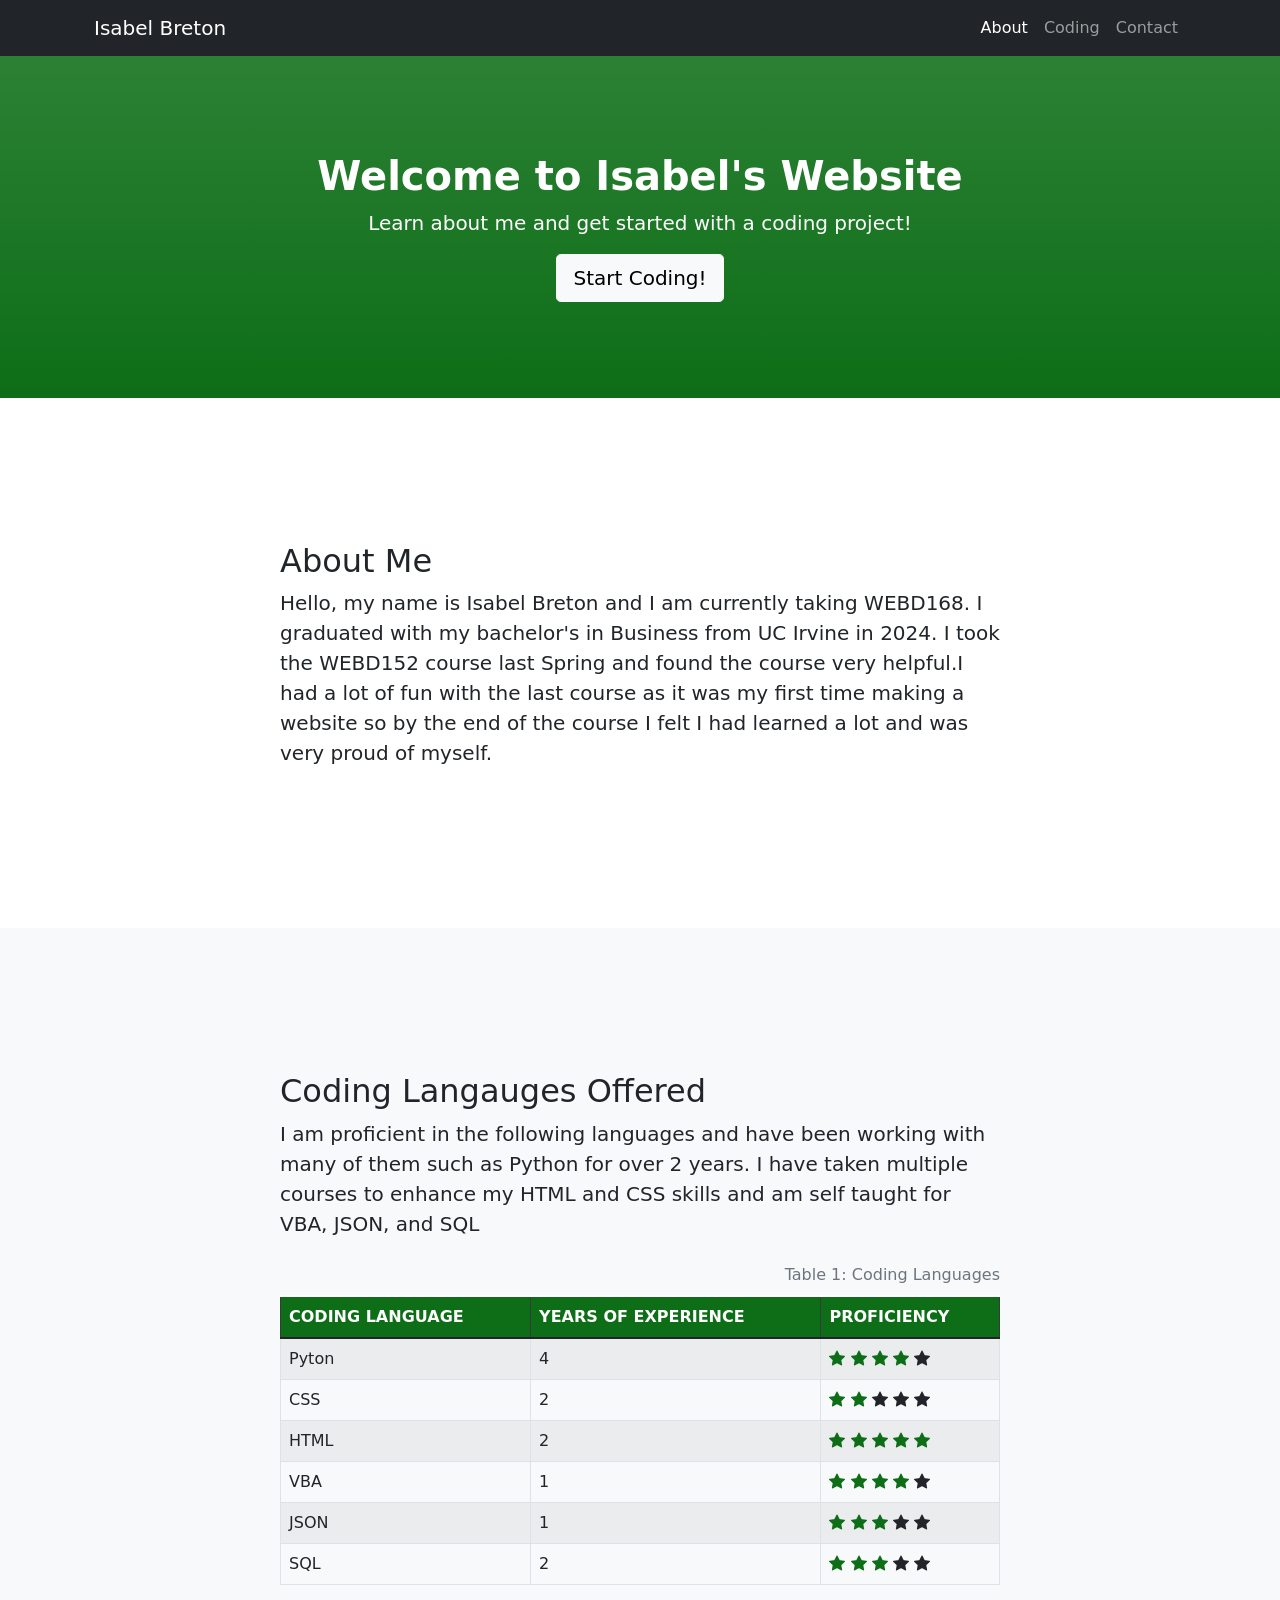
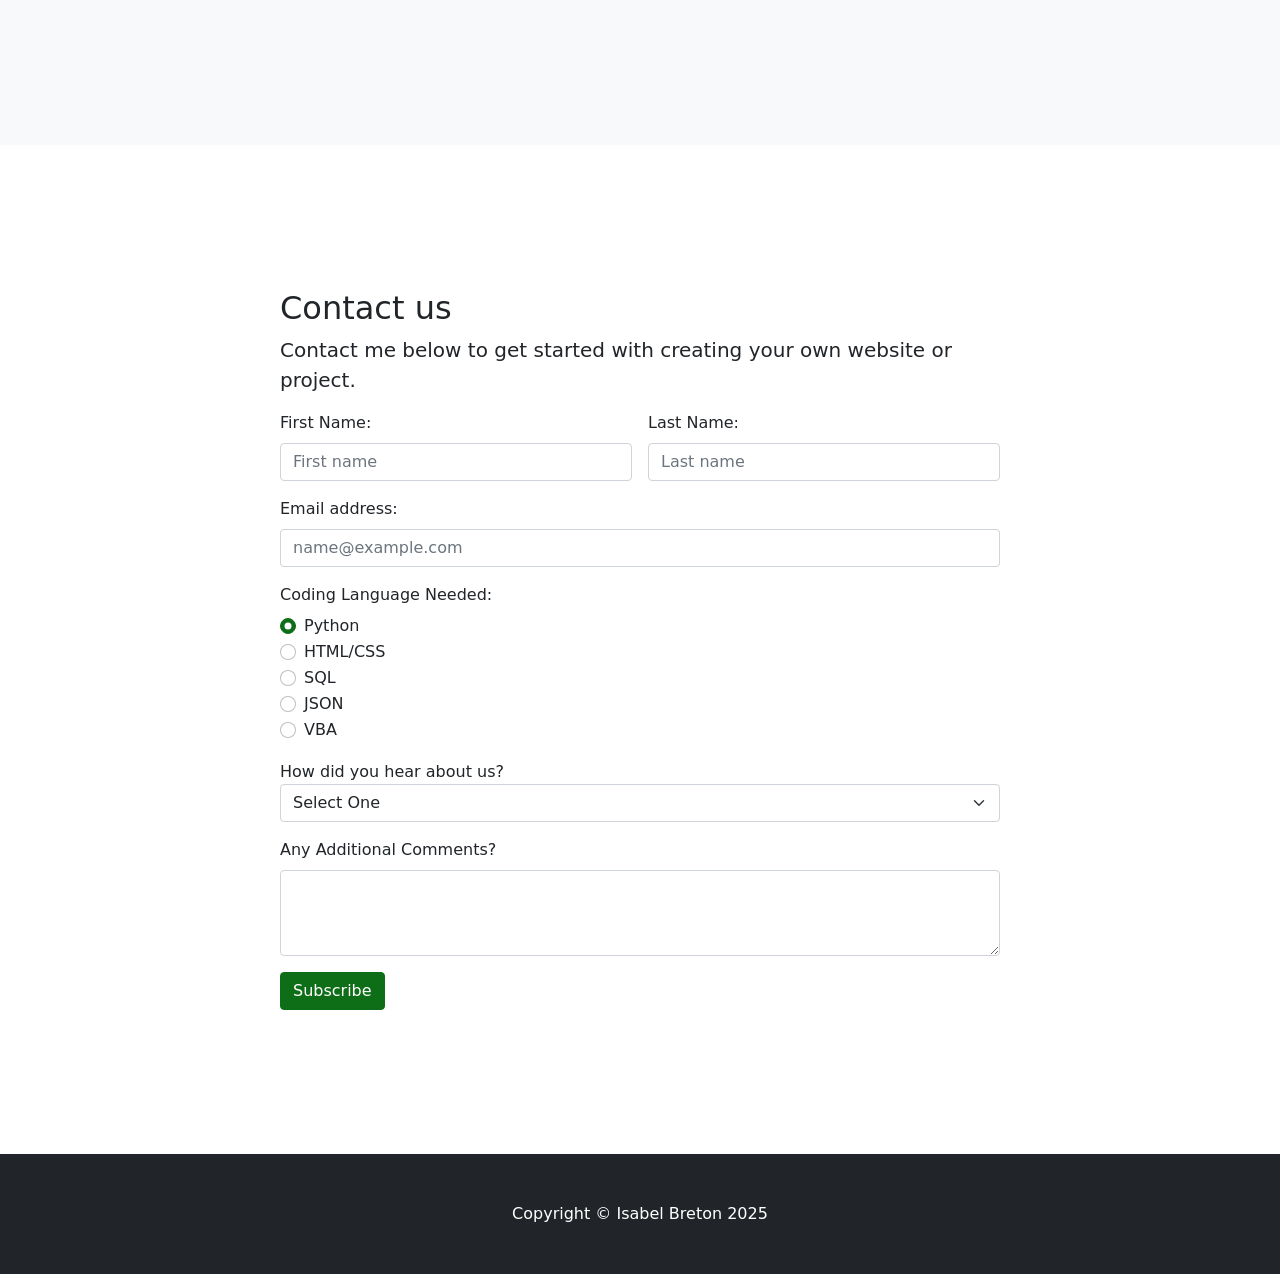
<file: bootstrap-part2/index.html>
<!DOCTYPE html>
<html lang="en">
  <head>
    <meta charset="utf-8" />
    <meta
      name="viewport"
      content="width=device-width, initial-scale=1, shrink-to-fit=no"
    />
    <meta name="description" content="" />
    <!-- Update this content-->
    <meta name="author" content="" />
    <!-- Update this content-->
    <title>Isabel Breton Coding</title>
    <link rel="icon" type="image/x-icon" href="assets/favicon.ico" />
    <!-- Core theme CSS (includes Bootstrap)-->
    <link href="css/styles.css" rel="stylesheet" />
    <link rel="stylesheet" href="css/custom.css" />
    <!-- Bootstrap Icons CSS -->
    <link
      rel="stylesheet"
      href="https://cdn.jsdelivr.net/npm/bootstrap-icons@1.13.1/font/bootstrap-icons.min.css"
    />
  </head>

  <body id="page-top">
    <!-- Navigation-->
    <nav
      class="navbar navbar-expand-lg navbar-dark bg-dark fixed-top"
      id="mainNav"
    >
      <div class="container px-4">
        <a class="navbar-brand" href="#page-top">Isabel Breton</a>
        <button
          class="navbar-toggler"
          type="button"
          data-bs-toggle="collapse"
          data-bs-target="#navbarResponsive"
          aria-controls="navbarResponsive"
          aria-expanded="false"
          aria-label="Toggle navigation"
        >
          <span class="navbar-toggler-icon"></span>
        </button>
        <div class="collapse navbar-collapse" id="navbarResponsive">
          <ul class="navbar-nav ms-auto">
            <li class="nav-item">
              <a class="nav-link" href="#about">About</a>
            </li>
            <li class="nav-item">
              <a class="nav-link" href="#coding">Coding</a>
            </li>
            <li class="nav-item">
              <a class="nav-link" href="#contact">Contact</a>
            </li>
          </ul>
        </div>
      </div>
    </nav>
    <!-- Header-->
    <header class="bg-primary bg-gradient text-white">
      <div class="container px-4 text-center">
        <h1 class="fw-bolder">Welcome to Isabel's Website</h1>
        <p class="lead">
          Learn about me and get started with a coding project!
        </p>
        <a class="btn btn-lg btn-light" href="#about">Start Coding!</a>
      </div>
    </header>
    <!-- About section-->
    <section id="about">
      <div class="container px-4">
        <div class="row gx-4 justify-content-center">
          <div class="col-lg-8">
            <h2>About Me</h2>
            <p class="lead">
              Hello, my name is Isabel Breton and I am currently taking WEBD168.
              I graduated with my bachelor's in Business from UC Irvine in 2024.
              I took the WEBD152 course last Spring and found the course very
              helpful.I had a lot of fun with the last course as it was my first
              time making a website so by the end of the course I felt I had
              learned a lot and was very proud of myself.
            </p>
          </div>
        </div>
      </div>
    </section>
    <!-- Products section-->
    <section class="bg-light" id="coding">
      <div class="container px-4">
        <div class="row gx-4 justify-content-center">
          <div class="col-lg-8">
            <h2>Coding Langauges Offered</h2>
            <p class="lead">
              I am proficient in the following languages and have been working
              with many of them such as Python for over 2 years. I have taken
              multiple courses to enhance my HTML and CSS skills and am self
              taught for VBA, JSON, and SQL
            </p>
          </div>
        </div>
      </div>
      <div class="container px-4">
        <div class="row gx-4 justify-content-center">
          <div class="col-lg-8">
            <table
              class="table table-responsive inventory table-striped table-bordered"
            >
              <caption class="text-end">
                Table 1: Coding Languages
              </caption>
              <thead class="text-uppercase table-dark">
                <tr>
                  <th scope="col">Coding Language</th>
                  <th scope="col">Years of Experience</th>
                  <th scope="col">Proficiency</th>
                </tr>
              </thead>
              <tbody>
                <tr>
                  <td>Pyton</td>
                  <td>4</td>
                  <td class="rating">
                    <i class="bi bi-star-fill text-primary"></i>
                    <i class="bi bi-star-fill text-primary"></i>
                    <i class="bi bi-star-fill text-primary"></i>
                    <i class="bi bi-star-fill text-primary"></i>
                    <i class="bi bi-star-fill"></i>
                  </td>
                </tr>
                <tr>
                  <td>CSS</td>
                  <td>2</td>
                  <td class="rating">
                    <i class="bi bi-star-fill text-primary"></i>
                    <i class="bi bi-star-fill text-primary"></i>
                    <i class="bi bi-star-fill"></i>
                    <i class="bi bi-star-fill"></i>
                    <i class="bi bi-star-fill"></i>
                  </td>
                </tr>
                <tr>
                  <td>HTML</td>
                  <td>2</td>
                  <td class="rating">
                    <i class="bi bi-star-fill text-primary"></i>
                    <i class="bi bi-star-fill text-primary"></i>
                    <i class="bi bi-star-fill text-primary"></i>
                    <i class="bi bi-star-fill text-primary"></i>
                    <i class="bi bi-star-fill text-primary"></i>
                  </td>
                </tr>
                <tr>
                  <td>VBA</td>
                  <td>1</td>
                  <td class="rating">
                    <i class="bi bi-star-fill text-primary"></i>
                    <i class="bi bi-star-fill text-primary"></i>
                    <i class="bi bi-star-fill text-primary"></i>
                    <i class="bi bi-star-fill text-primary"></i>
                    <i class="bi bi-star-fill"></i>
                  </td>
                </tr>
                <tr>
                  <td>JSON</td>
                  <td>1</td>
                  <td class="rating">
                    <i class="bi bi-star-fill text-primary"></i>
                    <i class="bi bi-star-fill text-primary"></i>
                    <i class="bi bi-star-fill text-primary"></i>
                    <i class="bi bi-star-fill"></i>
                    <i class="bi bi-star-fill"></i>
                  </td>
                </tr>
                <tr>
                  <td>SQL</td>
                  <td>2</td>
                  <td class="rating">
                    <i class="bi bi-star-fill text-primary"></i>
                    <i class="bi bi-star-fill text-primary"></i>
                    <i class="bi bi-star-fill text-primary"></i>
                    <i class="bi bi-star-fill"></i>
                    <i class="bi bi-star-fill"></i>
                  </td>
                </tr>
              </tbody>
            </table>
          </div>
        </div>
      </div>
    </section>
    <!-- Contact section-->
    <section id="contact">
      <div class="container px-4">
        <div class="row gx-4 justify-content-center">
          <div class="col-lg-8">
            <h2>Contact us</h2>
            <p class="lead">
              Contact me below to get started with creating your own website or
              project.
            </p>
          </div>
        </div>
      </div>
      <div class="container px-4">
        <div class="row gx-4 justify-content-center">
          <div class="col-lg-8">
            <form name="subform" method="post" action="submit.html">
              <div class="row g-3 mb-3">
                <div class="col-sm-6">
                  <label for="fname" class="form-label">First Name:</label>
                  <input
                    type="text"
                    class="form-control"
                    placeholder="First name"
                    id="fname"
                  />
                </div>
                <div class="col-sm-6">
                  <label for="lname" class="form-label">Last Name:</label>
                  <input
                    type="text"
                    class="form-control"
                    placeholder="Last name"
                    id="lname"
                  />
                </div>
              </div>

              <div class="mb-3">
                <label for="email" class="form-label">Email address:</label>
                <input
                  type="email"
                  class="form-control"
                  id="email"
                  placeholder="name@example.com"
                />
              </div>
              <fieldset class="row mb-3">
                <legend class="col-form-label col-sm-6 pt-0">
                  Coding Language Needed:
                </legend>
                <div class="col-sm-10">
                  <div class="form-check">
                    <input
                      class="form-check-input"
                      type="radio"
                      name="radios"
                      id="radio1"
                      value="Pyton"
                      checked
                    />
                    <label class="form-check-label" for="radio1">
                      Python
                    </label>
                  </div>
                  <div class="form-check">
                    <input
                      class="form-check-input"
                      type="radio"
                      name="radios"
                      id="radio2"
                      value="HTML/CSS"
                    />
                    <label class="form-check-label" for="radio2">
                      HTML/CSS
                    </label>
                  </div>
                  <div class="form-check">
                    <input
                      class="form-check-input"
                      type="radio"
                      name="radios"
                      id="radio3"
                      value="SQL"
                    />
                    <label class="form-check-label" for="radio3"> SQL </label>
                  </div>
                  <div class="form-check">
                    <input
                      class="form-check-input"
                      type="radio"
                      name="radios"
                      id="radio4"
                      value="JSON"
                    />
                    <label class="form-check-label" for="radio4"> JSON </label>
                  </div>
                  <div class="form-check">
                    <input
                      class="form-check-input"
                      type="radio"
                      name="radios"
                      id="radio5"
                      value="VBA"
                    />
                    <label class="form-check-label" for="radio5"> VBA </label>
                  </div>
                </div>
              </fieldset>

              <div class="mb-3">
                <label> How did you hear about us? </label>
                <select class="form-select" aria-label="Default select example">
                  <option selected>Select One</option>
                  <option value="1">Friend</option>
                  <option value="2">Instagram</option>
                  <option value="3">Facebook</option>
                  <option value="4">Twitter</option>
                </select>
              </div>

              <div class="mb-3">
                <label for="comments" class="form-label"
                  >Any Additional Comments?</label
                >
                <textarea
                  class="form-control"
                  id="comments"
                  rows="3"
                ></textarea>
              </div>

              <button type="submit" class="btn btn-primary">Subscribe</button>
            </form>
          </div>
        </div>
      </div>
    </section>
    <!-- Footer-->
    <footer class="py-5 bg-dark">
      <div class="container px-4">
        <p class="m-0 text-center text-white">
          Copyright &copy; Isabel Breton 2025
        </p>
      </div>
    </footer>
    <!-- Bootstrap core JS-->
    <script src="https://cdn.jsdelivr.net/npm/bootstrap@5.1.3/dist/js/bootstrap.bundle.min.js"></script>
    <!-- Core theme JS-->
    <script src="js/scripts.js"></script>
  </body>
</html>
</file>
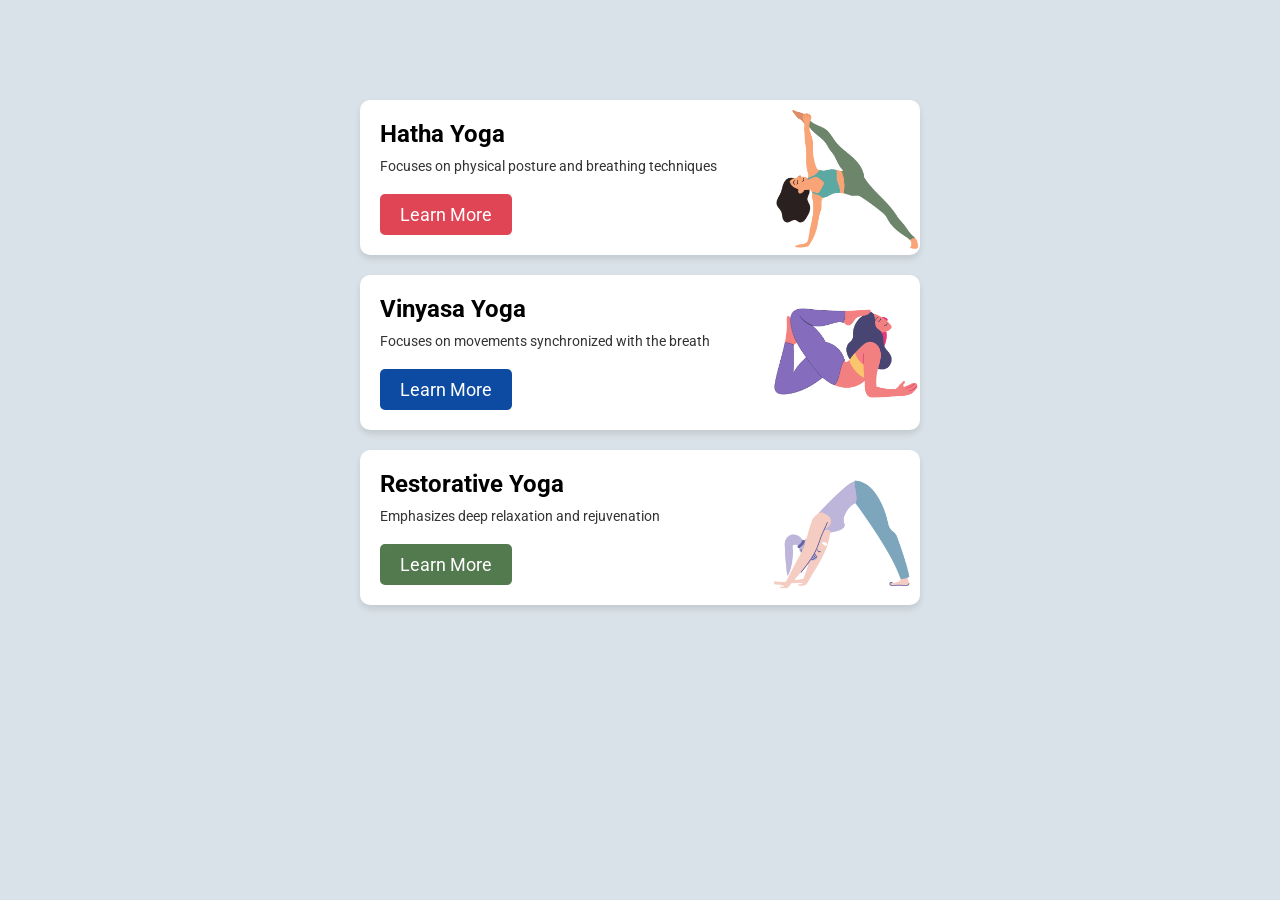
<file: lesson03/index.html>
<!DOCTYPE html>
<html lang="en">
  <head>
    <meta charset="UTF-8" />
    <meta name="viewport" content="width=device-width, initial-scale=1.0" />
    <title>Document</title>
    <link rel="preconnect" href="https://fonts.googleapis.com" />
    <link rel="preconnect" href="https://fonts.gstatic.com" crossorigin />
    <link
      href="https://fonts.googleapis.com/css2?family=Roboto:ital,wght@400;500;700;&display=swap"
      rel="stylesheet"
    />
    <link rel="stylesheet" href="styles.css" />
  </head>
  <body>
    <div class="container">
      <div class="card">
        <h2>Hatha Yoga</h2>
        <p>Focuses on physical posture and breathing techniques</p>
        <a href="#">Learn More</a>
      </div>
      <div class="card">
        <h2>Vinyasa Yoga</h2>
        <p>Focuses on movements synchronized with the breath</p>
        <a href="#">Learn More</a>
      </div>
      <div class="card">
        <h2>Restorative Yoga</h2>
        <p>Emphasizes deep relaxation and rejuvenation</p>
        <a href="#">Learn More</a>
      </div>
    </div>
  </body>
</html>
</file>
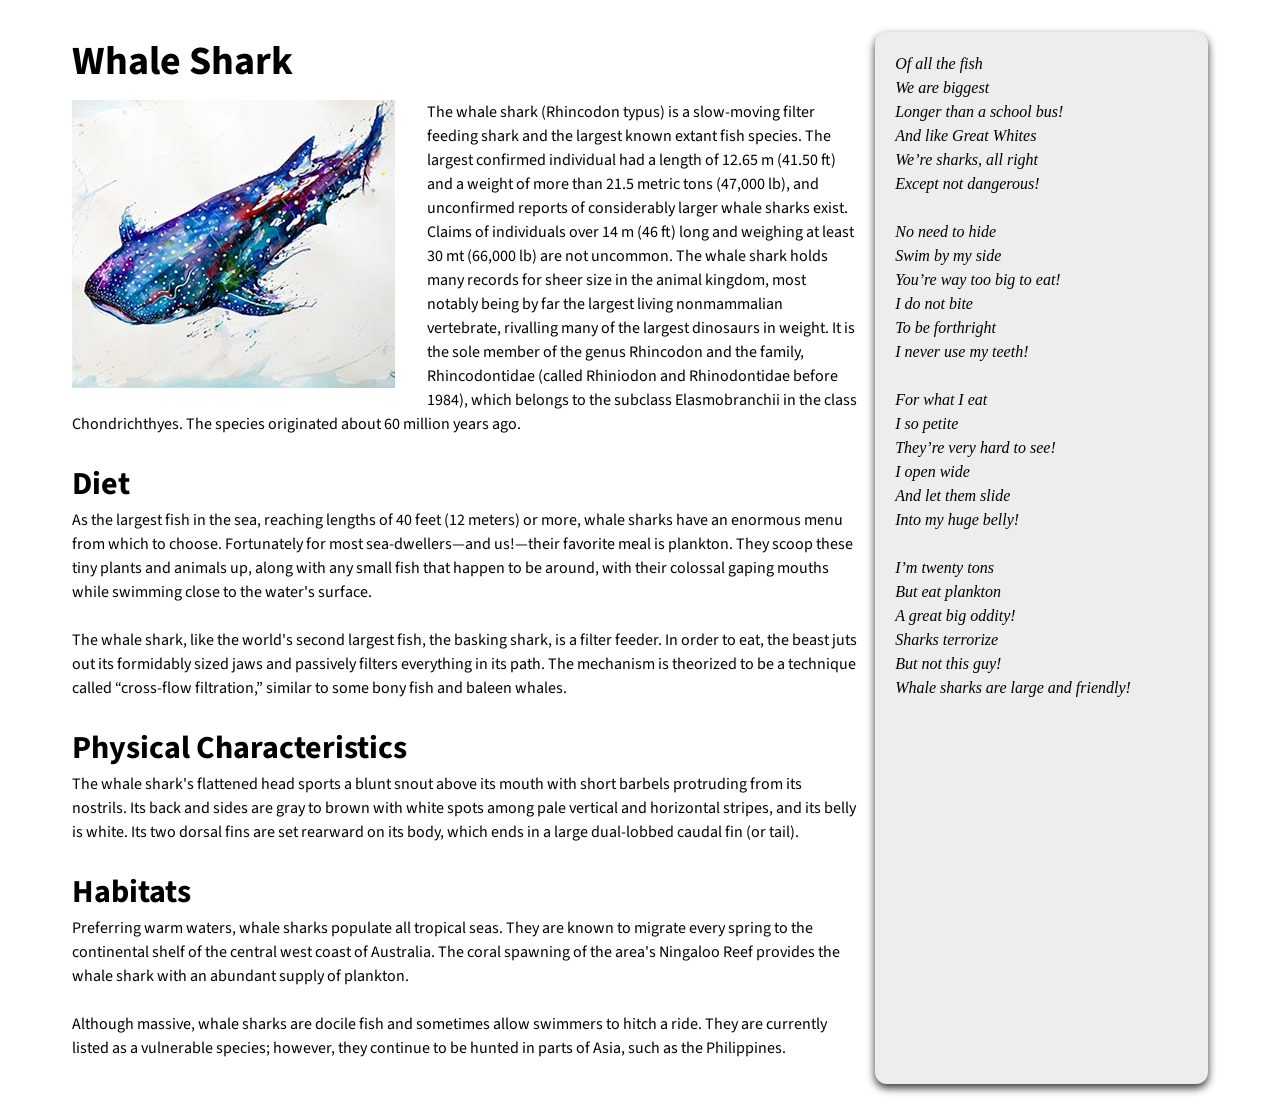
<file: lesson05/index.html>
<!DOCTYPE html>
<html lang="en">
  <head>
    <meta charset="UTF-8" />
    <meta name="viewport" content="width=device-width, initial-scale=1.0" />
    <!-- Link To Google Fonts -->
    <link
      href="https://fonts.googleapis.com/css?family=Source+Sans+Pro:300,400,600,700,900&display=swap"
      rel="stylesheet"
    />
    <title>Flexible Media</title>
    <link rel="stylesheet" href="styles.css" />
  </head>

  <body>
    <section>
      <article>
        <!-- Main Heading (h1) -->
        <h1>Whale Shark</h1>
        <!-- Image of the Whale Shark -->
        <img src="images/whaleSharkArt.jpg" alt="Whale Shark" />
        <p>
          The whale shark (Rhincodon typus) is a slow-moving filter feeding
          shark and the largest known extant fish species. The largest confirmed
          individual had a length of 12.65 m (41.50 ft) and a weight of more
          than 21.5 metric tons (47,000 lb), and unconfirmed reports of
          considerably larger whale sharks exist. Claims of individuals over 14
          m (46 ft) long and weighing at least 30 mt (66,000 lb) are not
          uncommon. The whale shark holds many records for sheer size in the
          animal kingdom, most notably being by far the largest living
          nonmammalian vertebrate, rivalling many of the largest dinosaurs in
          weight. It is the sole member of the genus Rhincodon and the family,
          Rhincodontidae (called Rhiniodon and Rhinodontidae before 1984), which
          belongs to the subclass Elasmobranchii in the class Chondrichthyes.
          The species originated about 60 million years ago.
        </p>
        <h2>Diet</h2>
        <p>
          As the largest fish in the sea, reaching lengths of 40 feet (12
          meters) or more, whale sharks have an enormous menu from which to
          choose. Fortunately for most sea-dwellers—and us!—their favorite meal
          is plankton. They scoop these tiny plants and animals up, along with
          any small fish that happen to be around, with their colossal gaping
          mouths while swimming close to the water's surface.
        </p>
        <p>
          The whale shark, like the world's second largest fish, the basking
          shark, is a filter feeder. In order to eat, the beast juts out its
          formidably sized jaws and passively filters everything in its path.
          The mechanism is theorized to be a technique called “cross-flow
          filtration,” similar to some bony fish and baleen whales.
        </p>
        <h2>Physical Characteristics</h2>
        <p>
          The whale shark's flattened head sports a blunt snout above its mouth
          with short barbels protruding from its nostrils. Its back and sides
          are gray to brown with white spots among pale vertical and horizontal
          stripes, and its belly is white. Its two dorsal fins are set rearward
          on its body, which ends in a large dual-lobbed caudal fin (or tail).
        </p>
        <h2>Habitats</h2>
        <p>
          Preferring warm waters, whale sharks populate all tropical seas. They
          are known to migrate every spring to the continental shelf of the
          central west coast of Australia. The coral spawning of the area's
          Ningaloo Reef provides the whale shark with an abundant supply of
          plankton.
        </p>
        <p>
          Although massive, whale sharks are docile fish and sometimes allow
          swimmers to hitch a ride. They are currently listed as a vulnerable
          species; however, they continue to be hunted in parts of Asia, such as
          the Philippines.
        </p>
      </article>

      <aside>
        <p>
          Of all the fish<br />
          We are biggest<br />
          Longer than a school bus!<br />
          And like Great Whites<br />
          We’re sharks, all right<br />
          Except not dangerous!
        </p>
        <p>
          No need to hide<br />
          Swim by my side<br />
          You’re way too big to eat!<br />
          I do not bite<br />
          To be forthright<br />
          I never use my teeth!
        </p>
        <p>
          For what I eat<br />
          I so petite<br />
          They’re very hard to see!<br />
          I open wide<br />
          And let them slide<br />
          Into my huge belly!
        </p>
        <p>
          I’m twenty tons<br />
          But eat plankton<br />
          A great big oddity!<br />
          Sharks terrorize<br />
          But not this guy!<br />
          Whale sharks are large and friendly!
        </p>
      </aside>
    </section>
  </body>
</html>
</file>
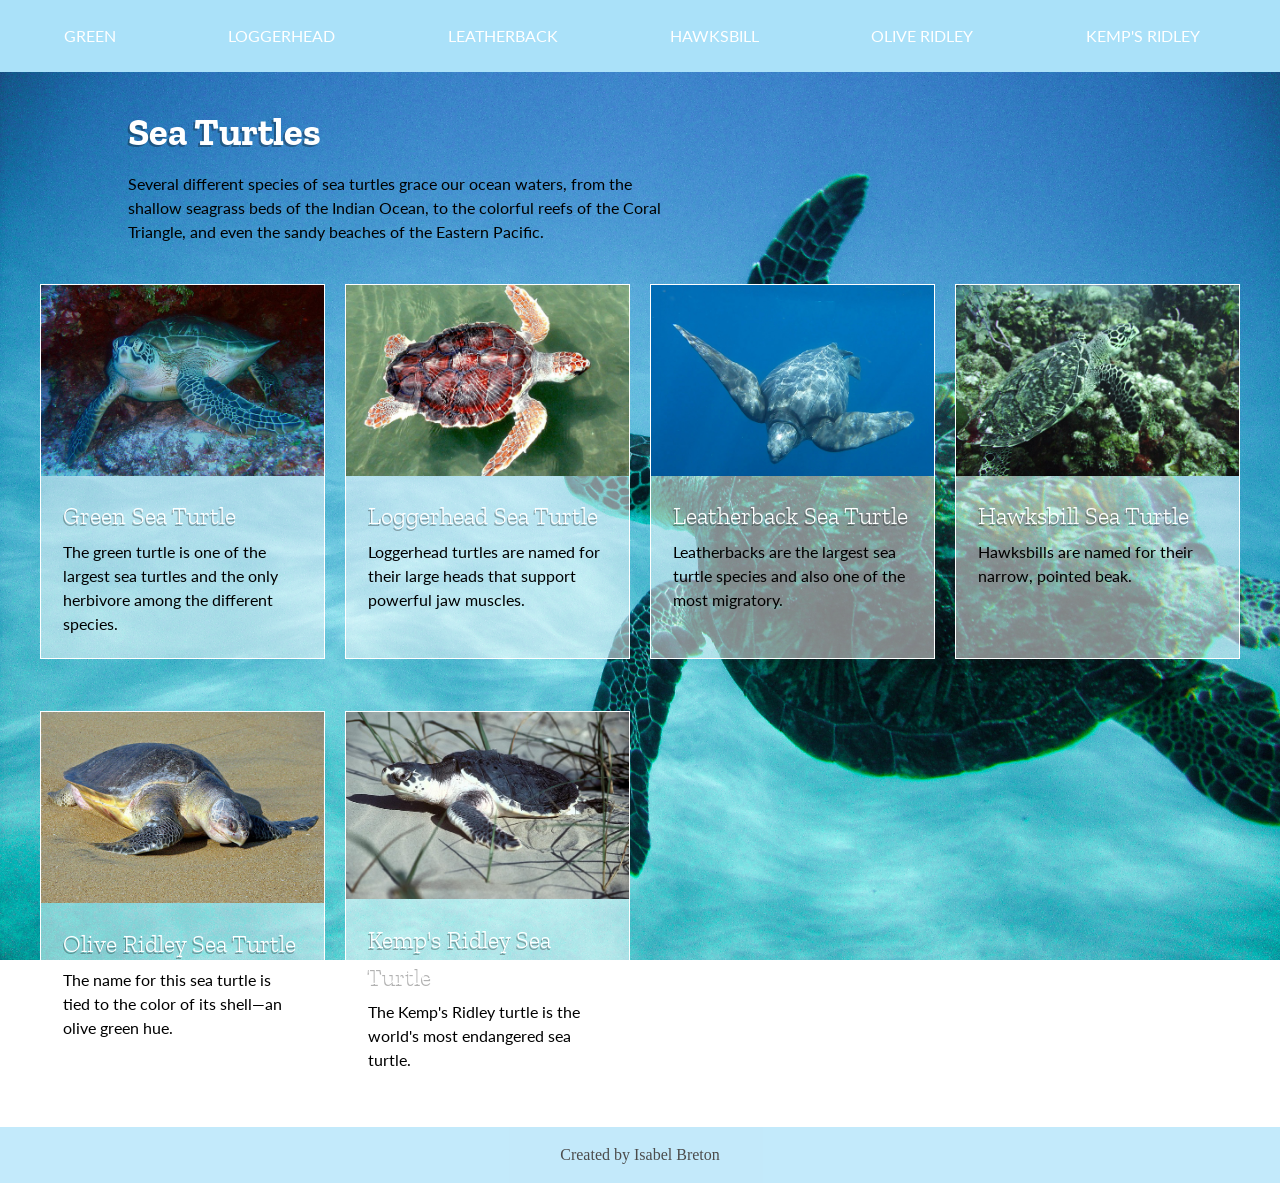
<file: lesson07/index.html>
<!DOCTYPE html>
<html lang="en">
  <head>
    <meta charset="UTF-8" />
    <meta name="viewport" content="width=device-width, initial-scale=1.0" />
    <link rel="stylesheet" href="styles.css" type="text/css" />
    <link
      rel="stylesheet"
      href="https://fonts.googleapis.com/css?family=Lato|Zilla+Slab:300,400"
    />
    <title>Sea Turtles</title>
  </head>

  <body>
    <header>
      <h1>Sea Turtles</h1>
      <p>
        Several different species of sea turtles grace our ocean waters, from
        the shallow seagrass beds of the Indian Ocean, to the colorful reefs of
        the Coral Triangle, and even the sandy beaches of the Eastern Pacific.
      </p>
    </header>

    <nav class="navbar">
      <button class="hamburger" id="hamburger" aria-label="Toggle navigation">
        <span class="bar"></span>
        <span class="bar"></span>
        <span class="bar"></span>
      </button>
      <ul>
        <li><a href="#green">Green</a></li>
        <li><a href="#loggerhead">Loggerhead</a></li>
        <li><a href="#leatherback">Leatherback</a></li>
        <li><a href="#hawksbill">Hawksbill</a></li>
        <li><a href="#olive">Olive Ridley</a></li>
        <li><a href="#kemp">Kemp's Ridley</a></li>
      </ul>
    </nav>

    <main class="cards">
      <section id="green" class="card">
        <a href="#green">
          <img src="images/green-sea-turtle.jpg" alt="A Green Sea Turtle" />
          <div class="card-content">
            <h2>Green Sea Turtle</h2>
            <p>
              The green turtle is one of the largest sea turtles and the only
              herbivore among the different species.
            </p>
          </div>
        </a>
      </section>

      <section id="loggerhead" class="card">
        <a href="#loggerhead">
          <img src="images/loggerhead.jpg" alt="Loggerhead Sea Turtle" />
          <div class="card-content">
            <h2>Loggerhead Sea Turtle</h2>
            <p>
              Loggerhead turtles are named for their large heads that support
              powerful jaw muscles.
            </p>
          </div>
        </a>
      </section>

      <section id="leatherback" class="card">
        <a href="#leatherback">
          <img
            src="images/leatherback.jpg"
            alt="Leatherback Sea Turtle"
            class="thumbnail"
          />
          <div class="card-content">
            <h2>Leatherback Sea Turtle</h2>
            <p>
              Leatherbacks are the largest sea turtle species and also one of
              the most migratory.
            </p>
          </div>
        </a>
      </section>

      <section id="hawksbill" class="card">
        <a href="#hawksbill">
          <img src="images/hawksbill.jpg" alt="Hawksbill Sea Turtle" />
          <div class="card-content">
            <h2>Hawksbill Sea Turtle</h2>
            <p>Hawksbills are named for their narrow, pointed beak.</p>
          </div>
        </a>
      </section>

      <section id="olive" class="card">
        <a href="#olive">
          <img
            src="images/olive-ridley-sea-turtle.jpg"
            alt="An Olive Ridley Sea Turtle"
          />
          <div class="card-content">
            <h2>Olive Ridley Sea Turtle</h2>
            <p>
              The name for this sea turtle is tied to the color of its shell—an
              olive green hue.
            </p>
          </div>
        </a>
      </section>

      <section id="kemp" class="card">
        <a href="#kemp">
          <img src="images/kemps-ridley.jpg" alt="Kemp's Ridley Sea Turtle" />
          <div class="card-content">
            <h2>Kemp's Ridley Sea Turtle</h2>
            <p>
              The Kemp's Ridley turtle is the world's most endangered sea
              turtle.
            </p>
          </div>
        </a>
      </section>
    </main>

    <script>
      document.addEventListener("DOMContentLoaded", () => {
        const hamburger = document.querySelector(".hamburger");
        const navMenu = document.querySelector(".navbar ul");

        hamburger.addEventListener("click", () => {
          navMenu.classList.toggle("active");
          document.body.classList.toggle("menu-open"); // Optional: if you want to affect other styles
        });
      });
    </script>
    <footer>Created by Isabel Breton</footer>
  </body>
</html>
</file>
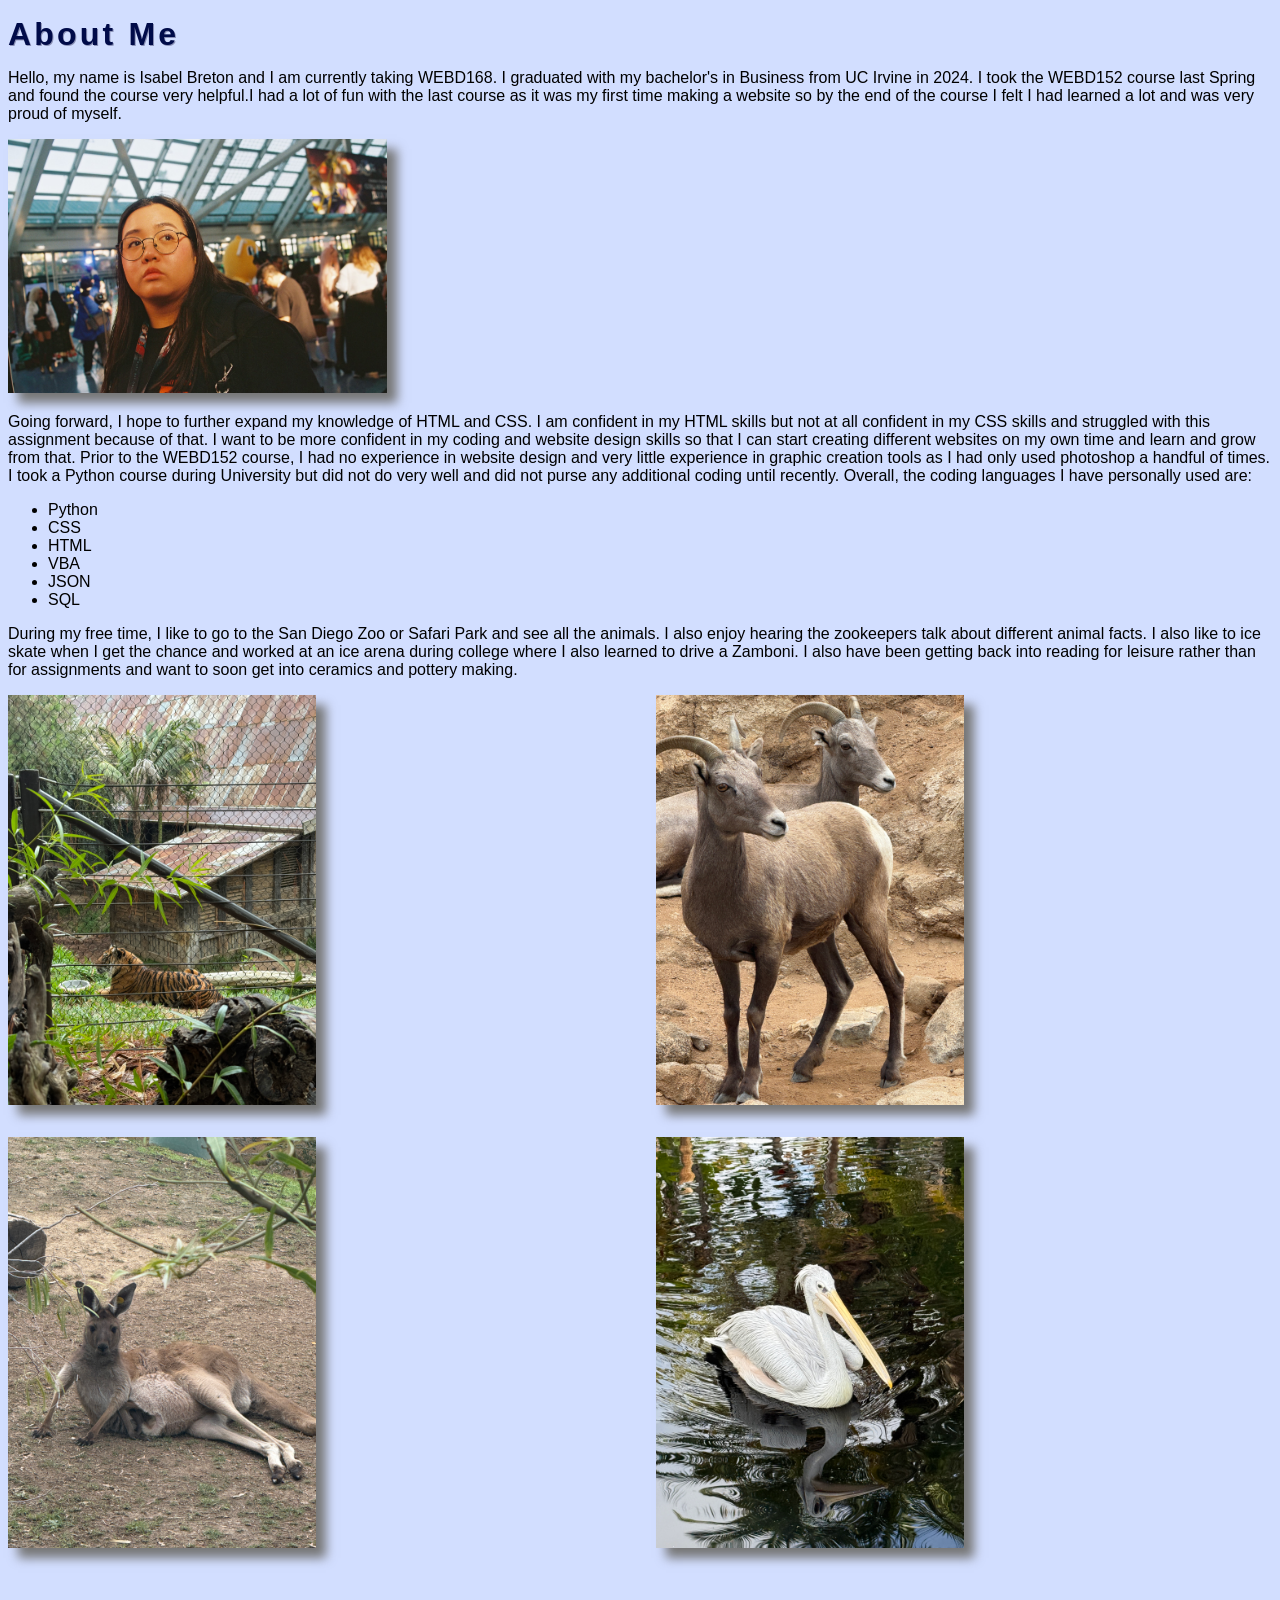
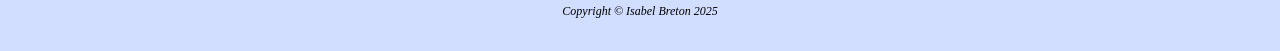
<file: lesson01/aboutme/index.html>
<!DOCTYPE html>
<html lang="en">
  <head>
    <meta charset="UTF-8" />
    <meta name="viewport" content="width=device-width, initial-scale=1.0" />
    <title>About Me</title>
    <link rel="stylesheet" href="style.css" />
  </head>
  <body>
    <h1>About Me</h1>
    <p>
      Hello, my name is Isabel Breton and I am currently taking WEBD168. I
      graduated with my bachelor's in Business from UC Irvine in 2024. I took
      the WEBD152 course last Spring and found the course very helpful.I had a
      lot of fun with the last course as it was my first time making a website
      so by the end of the course I felt I had learned a lot and was very proud
      of myself.
    </p>
    <div id="imageofme">
      <img src="IMG_8707.jpg" alt="Isabel Breton" />
    </div>
    <p>
      Going forward, I hope to further expand my knowledge of HTML and CSS. I am
      confident in my HTML skills but not at all confident in my CSS skills and
      struggled with this assignment because of that. I want to be more
      confident in my coding and website design skills so that I can start
      creating different websites on my own time and learn and grow from that.
      Prior to the WEBD152 course, I had no experience in website design and
      very little experience in graphic creation tools as I had only used
      photoshop a handful of times. I took a Python course during University but
      did not do very well and did not purse any additional coding until
      recently. Overall, the coding languages I have personally used are:
    </p>
    <ul>
      <li>Python</li>
      <li>CSS</li>
      <li>HTML</li>
      <li>VBA</li>
      <li>JSON</li>
      <li>SQL</li>
    </ul>

    <p>
      During my free time, I like to go to the San Diego Zoo or Safari Park and
      see all the animals. I also enjoy hearing the zookeepers talk about
      different animal facts. I also like to ice skate when I get the chance and
      worked at an ice arena during college where I also learned to drive a
      Zamboni. I also have been getting back into reading for leisure rather
      than for assignments and want to soon get into ceramics and pottery
      making.
    </p>
    <main>
      <div id="gallery">
        <img src="IMG_6995.JPG" alt="Tiger" />
        <img src="IMG_7013.JPG" alt="Goat" />
        <img src="IMG_7023.JPG" alt="Kangaroo" />
        <img src="IMG_7061.JPG" alt="Bird" />
      </div>
    </main>
    <footer>Copyright &copy; Isabel Breton 2025</footer>
  </body>
</html>
</file>
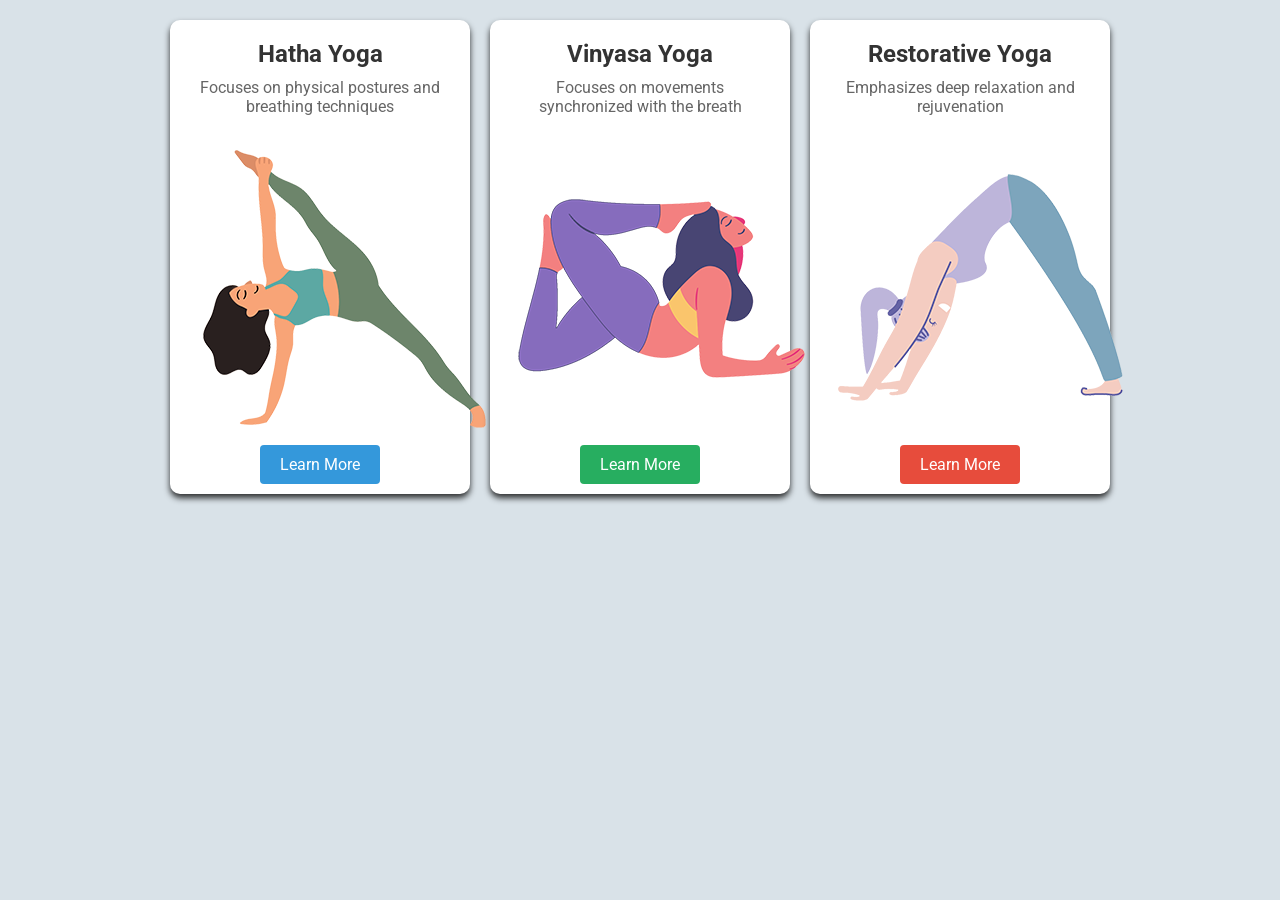
<file: lesson04/lesson03-flexbox/index.html>
<!DOCTYPE html>
<html lang="en">
<head>
    <meta charset="UTF-8">
    <meta name="viewport" content="width=device-width, initial-scale=1.0">
    <title>Yoga</title>
    <link rel="preconnect" href="https://fonts.googleapis.com">
<link rel="preconnect" href="https://fonts.gstatic.com" crossorigin>
<link href="https://fonts.googleapis.com/css2?family=Roboto:wght@400;500;700;&display=swap" rel="stylesheet">
<link rel="stylesheet" href="styles.css">
</head>
<body>
<div class="container">
    <div class="card">
        <h2>Hatha Yoga</h2>
        <p>Focuses on physical postures and breathing techniques</p>
        <img src="./‫images/pose1.png" alt="Hatha Yoga">
        <a href="#" class="learn-more-btn">Learn More</a>
    </div>
    
    <div class="card">
        <h2>Vinyasa Yoga</h2>
        <p>Focuses on movements synchronized with the breath</p>
        <img src="./‫images/pose2.png" alt="Hatha Yoga">
        <a href="#" class="learn-more-btn">Learn More</a>
    </div>

    <div class="card">
        <h2>Restorative Yoga</h2>
        <p>Emphasizes deep relaxation and rejuvenation</p>
        <img src="./‫images/pose3.png" alt="Hatha Yoga">
        <a href="#" class="learn-more-btn">Learn More</a>
    </div>
</div>
</body>
</html>
</file>
<file: bootstrap-part2/css/custom.css>
caption {
  caption-side: top;
}

.table-dark {
  --bs-table-bg: #0d6e17;
}

:root {
  --bs-primary-rgb: 13, 110, 23;
}

.form-check-input:checked {
  background-color: #0d6e17;
  border-color: #0d6e17;
}

.btn-primary {
  color: #fff;
  background-color: #0d6e17;
  border-color: #0d6e17;
}

@media (max-width: 768px) {
  section {
    padding-top: 1rem;
    padding-bottom: 1rem;
  }
}/*# sourceMappingURL=custom.css.map */
</file>
<file: lesson03/styles.css>
* {
  margin: 0;
  padding: 0;
  box-sizing: border-box;
}
body {
  font-family: "Roboto", sans-serif;
  background-color: #d9e2e8;
}
.container {
  max-width: 600px;
  margin: 100px auto;
  padding: 0 20px;
}
.card {
  background-color: #fff;
  margin: 20px 0;
  padding: 20px 20px 30px;
  border-radius: 10px;
  box-shadow: 0 4px 6px rgba(0, 0, 0, 0.1);
}
.card h2 {
  padding-bottom: 10px;
}

.card p {
  font-size: 14px;
  font-weight: 400;
  color: #333;
  margin-bottom: 30px;
}
.card:first-of-type {
  background: #fff url(./‫images/pose1.png) no-repeat center right/150px;
}
.card:first-of-type a {
  background-color: #e04555;
}
.card:last-of-type {
  background: #fff url(./‫images/pose3.png) no-repeat center right/150px;
}
.card:last-of-type a {
  background-color: #537a4f;
}
.card:nth-of-type(2) {
  background: #fff url(./‫images/pose2.png) no-repeat center right/150px;
}
.card:nth-of-type(2) a {
  background-color: #0d4ba3;
}

.card a {
  text-decoration: none;
  color: #fff;
  padding: 10px 20px;
  border-radius: 5px;
  font-size: 18px;
}

.card a:hover {
  opacity: 0.9;
}
</file>
<file: lesson05/styles.css>
* {
  /* Reset margin and padding for all elements */
  margin: 0;
  padding: 0;
  /* Use border-box model for all elements so padding and border are included in the element's total width/height */
  box-sizing: border-box;
}

/* Basic styles for the root element and body */
html {
  /* Set base font size to 100%, which is 16px by default */
  font-size: 100%;
  /* Line height of 1.5 for readability */
  line-height: 1.5;
}

body {
  /* Apply the Google Font "Source Sans Pro" to the entire body */
  font-family: "Source Sans Pro", sans-serif;
}

/* Main container for the content section */
section {
  display: flex;
  flex-wrap: wrap;
  max-width: 1200px;
  margin: 0 auto;
  padding: 2rem;
}

/* Styles for the aside (sidebar) element */
aside {
  flex: 1 1 25%;
  background-color: #ededed;
  padding: 1.25rem;
  margin-left: 1rem;
  border-radius: 12px;
  box-shadow: 0 4px 8px rgba(0, 0, 0, 0.8);
}

aside p {
  font-style: italic;
  font-family: "Open Sans", Georgia, "Times New Roman", Times, serif;
}

/* Styles for the article element */
article {
  flex: 1 1 65%;
}

/* Ensure images are responsive */
img {
  max-width: 100%;
  height: auto;
  margin-right: 1rem;
  margin-bottom: 1rem;
  float: left;
  padding-right: 1rem;
}

/* Heading styles */
h1 {
  font-size: 2.5rem;
  margin-bottom: 0.5rem;
}

h2 {
  font-size: 2rem;
}

/* Paragraph styles */
p {
  margin-bottom: 1.5rem;
}

/* Media Queries */

/* Media query for screens smaller than or equal to 768px */
@media (max-width: 768px) {
  /* Stack the aside and article elements vertically on small screens */
  section {
    flex-direction: column;
  }

  /* Move aside to the bottom by changing its order */
  aside {
    flex: 1 1 100%;
    margin-left: 0;
    width: 80%;
    padding: 1.5rem;
    border-radius: 12px;
    box-shadow: 0 4px 8px rgba(0, 0, 0, 0.8);
  }

  /* Make the article take up the full width */
  article {
    flex: 1 1 100%;
  }
}

/* Media query for screens smaller than or equal to 480px (extra small screens) */
@media (max-width: 480px) {
  /* Decrease the font size of the main heading for smaller screens */
  h1 {
    font-size: 2rem;
  }

  /* Decrease the font size of subheadings for smaller screens */
  h2 {
    font-size: 1.75rem;
  }

  /* 
  Decrease the font size of paragraphs for smaller screens */
  p {
    font-size: 0.9rem;
  }
}
</file>
<file: lesson07/styles.css>
/* =======================
   Global Styles
======================= */

/* Apply universal reset and box-sizing */
* {
  margin: 0;
  /* Remove default margin for all elements */
  padding: 0;
  /* Remove default padding for all elements */
  box-sizing: border-box;
  /* Ensure padding and border are included in width/height */
}

/* Base HTML styles */
html {
  font-size: 100%;
  /* Base font size (usually 16px) */
  line-height: 1.5;
  /* Better text readability */
}

/* Body styles */
body {
  background: url(images/turtle.jpg) no-repeat top left fixed;
  /* Set background image */
  background-size: cover;
  /* Cover entire viewport */
  font-family: "Lato", sans-serif;
  /* Set base font */
  padding-top: 4rem;
  /* Add space for fixed navbar */
}

/* Body padding when mobile menu is open */
body.menu-open main {
  margin-top: 12rem;
  /* Extra space to prevent header from being covered by menu */
  overflow: hidden;
  /* Optional: prevent background scrolling when menu is open */
}

/* =======================
   Headings
======================= */

/* Common heading styles */
h1,
h2 {
  font-family: "Zilla Slab", serif;
  /* Use serif font for emphasis */
  color: #fff;
  /* White text color */
  text-shadow: -0.1rem 0.1rem 0 rgba(0, 0, 0, 0.3);
  /* Subtle shadow for contrast */
}

/* Secondary heading styles */
h2 {
  margin-bottom: 0.375rem;
  /* Spacing below h2 */
  font-size: 1.5rem;
  /* Size for h2 */
  font-weight: 300;
  /* Light font weight */
}

/* =======================
   Links and Images
======================= */

/* Anchor tag styles */
a {
  color: #000;
  /* Set link color to black */
  text-decoration: none;
  /* Remove underline */
}

/* Image styles */
img {
  display: block;
  /* Remove inline spacing */
  width: 100%;
  /* Scale image to container width */
  height: auto;
  /* Maintain aspect ratio */
}

/* =======================
   Header Section
======================= */

/* Header container styles */
header {
  margin-left: 5.5rem;
  /* Position from left */
  padding: 2.5rem;
  /* Inner padding */
  width: 50%;
  /* Half-page width */
}

/* Header title (h1) styles */
header h1 {
  font-size: 2.4rem;
  /* Large heading size */
  margin-bottom: 0.625rem;
  /* Space below title */
}

/* =======================
   Navbar Section
======================= */

/* Navbar container */
.navbar {
  display: flex;
  justify-content: space-between;
  align-items: center;
  position: fixed;
  top: 0;
  left: 0;
  width: 100%;
  z-index: 1000;
  background-color: #aae1f9;
  padding: 1rem;
}

/* Navbar list (desktop) */
.navbar ul {
  display: flex;
  justify-content: space-around;
  width: 100%;
  list-style: none;
  text-transform: uppercase;
  position: static;
}

/* Individual navbar list items */
.navbar li {
  margin-right: 1rem;
}

/* Navbar link styles */
.navbar a {
  color: #fff;
}

/* Style links inside list items */
.navbar li a {
  display: block;
  padding: 0.5rem 1rem;
}

/* Hover effect for navbar links */
.navbar li a:hover {
  background-color: #79a3e3;
}

/* =======================
   Hamburger Menu (Mobile)
======================= */

/* Hamburger icon (hidden by default) */
.hamburger {
  display: none;
  flex-direction: column;
  justify-content: space-around;
  align-items: center;
  width: 30px;
  height: 30px;
  background: none;
  border: none;
  cursor: pointer;
}
/* Hamburger bars */
.bar {
  width: 25px;
  height: 4px;
  background: #fff;
  border-radius: 2px;
}
/* =======================
   Main Content
======================= */

/* Main layout container */
main {
  width: 95%;
  max-width: 1200px;
  margin: 0 auto;
}

/* =======================
   Cards Grid Layout
======================= */

/* Container for cards */
.cards {
  display: grid;
  grid-template-columns: repeat(auto-fill, minmax(15rem, 1fr));
  grid-gap: 1.25rem;
}

/* Individual card */
.card {
  margin-bottom: 2rem;
  border: 1px solid #fff;
  background-color: rgba(255, 255, 255, 0.5);
}

/* Card link hover effect */
.card a:hover {
  box-shadow: 0.25rem 0.25rem 0.5rem rgba(0, 0, 0, 0.8);
}

/* Inner content padding */
.card-content {
  padding: 1.4rem;
}

footer {
  text-align: center;
  background-color: #aae1f9;
  opacity: 0.7;
  padding: 1rem;
  font-family: serif;
  font-size: 1rem;
}
/* =======================
   Responsive Styles
======================= */

@media (max-width: 768px) {
  body {
    font-size: 0.9rem;
    padding-top: 6rem;
  }
  header {
    margin: 0;
    margin-top: 5rem;
    padding: 1.5rem;
    width: 100%;
    position: relative;
    z-index: 500;
  }
  header h1 {
    font-size: 2rem;
  }
  h2 {
    font-size: 1.25rem;
  }
  .navbar ul {
    display: none;
    flex-direction: column;
    align-items: center;
    background-color: #aae1f9;
    z-index: 999;
    position: absolute;
    top: 100%;
    left: 0;
    right: 0;
  }
  .navbar ul.active {
    display: flex;
  }
  .hamburger {
    display: flex;
  }
  .cards {
    grid-template-columns: 1fr;
    grid-gap: 1rem;
  }
  .card {
    margin-bottom: 1.5rem;
  }
  .card-content {
    padding: 1rem;
  }
}

/* Adjust body for smaller screens */

/* Responsive header */

/* Smaller header title */

/* Smaller subheading */

/* Responsive navbar menu (hidden initially) */

/* Show menu when active class is added */

/* Show hamburger icon on small screens */

/* Single column card layout */

/* Smaller card spacing */
</file>
<file: lesson01/aboutme/style.css>
* {
  box-sizing: border-box;
}

body {
  background-color: #d2deff; /* bgc#90c7e3 */
  color: #000000; /* c#555 */
  font-family: Arial, "Helvetica Neue", Helvetica, sans-serif; /* ffa */
}

h1 {
  letter-spacing: 0.1em; /* lts.25em */
  margin-bottom: 0.5em; /* mb0 */
  margin-top: 0.5em; /* mt0 */
  color: #000b49; /* c#1976d2 */
  text-shadow: 1px 1px #8b91b6; /* txs1px1px#ccc */
}

#gallery {
  display: grid;
  gap: 2em;
  padding-bottom: 2em;
  grid-template-columns: repeat(2, 1fr);
}
#gallery img {
  box-shadow: 10px 10px 10px #777;
  width: 50%;
}

#imageofme img {
  box-shadow: 10px 10px 10px #777;
  width: 30%;
}

footer {
  font-family: Georgia, "Times New Roman", Times, serif;
}
footer {
  background-color: #d2deff;
  font-size: 75%; /* fz75% */
  font-style: italic; /* fsi */
  padding: 2em; /* p2em */
  text-align: center; /* txa */
}
</file>
<file: lesson04/lesson03-flexbox/styles.css>
/* Reset default margin, padding, and box-sizing for all elements */
* {
  margin: 0; /* Removes default margin from all elements */
  padding: 0; /* Removes default padding from all elements */
  box-sizing: border-box; /* Ensures padding and border are included in the element's total width and height */
}

/* Body styling */
body {
  font-family: "Roboto", sans-serif; /* Sets the font family to Roboto for the entire page */
  background-color: #d9e2e8; /* Sets a light gray-blue background color for the page */
}

/* General styling for the container holding the cards */
.container {
  display: flex;
  gap: 20px;
  justify-content: center;
  padding: 20px;
}

/* Card styling */
.card {
  background-color: #fff;
  border-radius: 10px;
  box-shadow: 0 4px 6px rgba(0, 0, 0, 0.8);
  padding: 20px;
  text-align: center;
  width: 300px;
}

/* Styling for the card title (h2) */
.card h2 {
  color: #333; /* Sets the text color to dark gray */
  font-size: 24px; /* Sets the font size of the title */
  margin-bottom: 10px; /* Adds space below the title */
}

/* Styling for the paragraph text inside the card */
.card p {
  color: #666; /* Sets the text color to medium gray */
  font-size: 16px; /* Sets the font size of the paragraph text */
  margin-bottom: 20px; /* Adds space below the paragraph text */
}

/* Styling for the image inside each card */
.card img {
  min-width: 100%;
  height: auto;
  margin-bottom: 15px;
}

/* Styling for the "Learn More" button */
.learn-more-btn {
  background-color: #3498db; /* Sets the button's background color to a blue */
  border: none; /* Removes any border from the button */
  border-radius: 4px; /* Rounds the corners of the button */
  color: white; /* Sets the text color of the button to white */
  cursor: pointer; /* Changes the cursor to a pointer when hovering over the button */
  font-size: 16px; /* Sets the font size of the button text */
  padding: 10px 20px; /* Adds padding inside the button (top/bottom: 10px, left/right: 20px) */
  text-decoration: none; /* Removes the underline from the link inside the button */
  transition: background-color 0.3s ease, transform 0.3s ease; /* Smooth transition for background color and size on hover */
}

/* Styling for the link inside the button */
.learn-more-btn a {
  display: block; /* Makes the link behave like a block element, taking up the full width of the button */
  text-decoration: none; /* Removes the default underline from the link */
  color: white; /* Ensures the link text is white (matching the button text color) */
}

/* Button color for the second card */
.card:nth-child(2) .learn-more-btn {
  background-color: #27ae60; /* Sets a green color for the "Learn More" button on the second card */
}

/* Button color for the third card */
.card:nth-child(3) .learn-more-btn {
  background-color: #e74c3c; /* Sets a red color for the "Learn More" button on the third card */
}

/* Hover effects for all buttons */
.learn-more-btn:hover {
  background-color: #2980b9; /* Darker blue color on hover for the first button */
  transform: scale(
    1.05
  ); /*  Slightly enlarges the button when it is hovered, making it appear more interactive. */
}

/* Hover effect for the green button (second card) */
.card:nth-child(2) .learn-more-btn:hover {
  background-color: #2ecc71; /* Darker green color on hover */
}

/* Hover effect for the red button (third card) */
.card:nth-child(3) .learn-more-btn:hover {
  background-color: #c0392b; /* Darker red color on hover */
}

/* Responsive adjustments for smaller screen sizes */
@media (max-width: 768px) {
  .container {
    flex-direction: column;
    align-items: center;
  }

  .card {
    width: 100%;
  }
}
</file>
